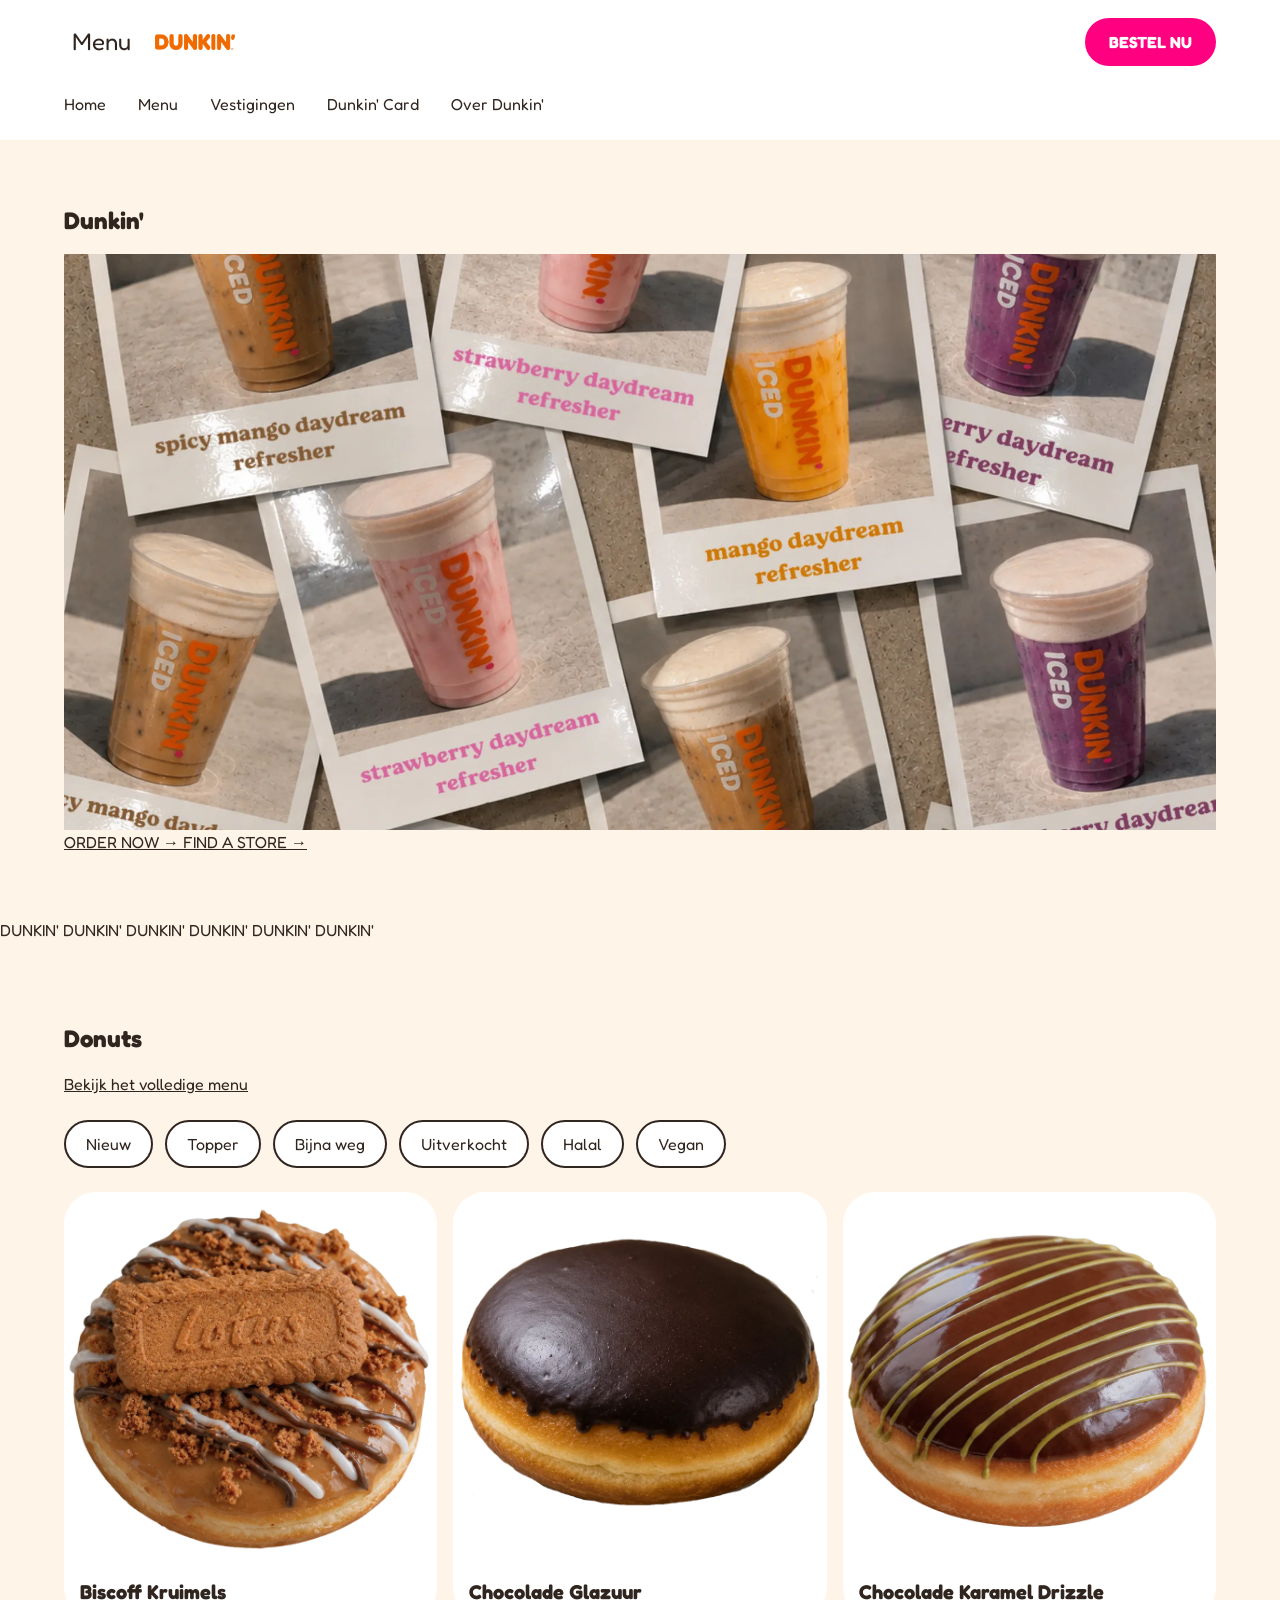
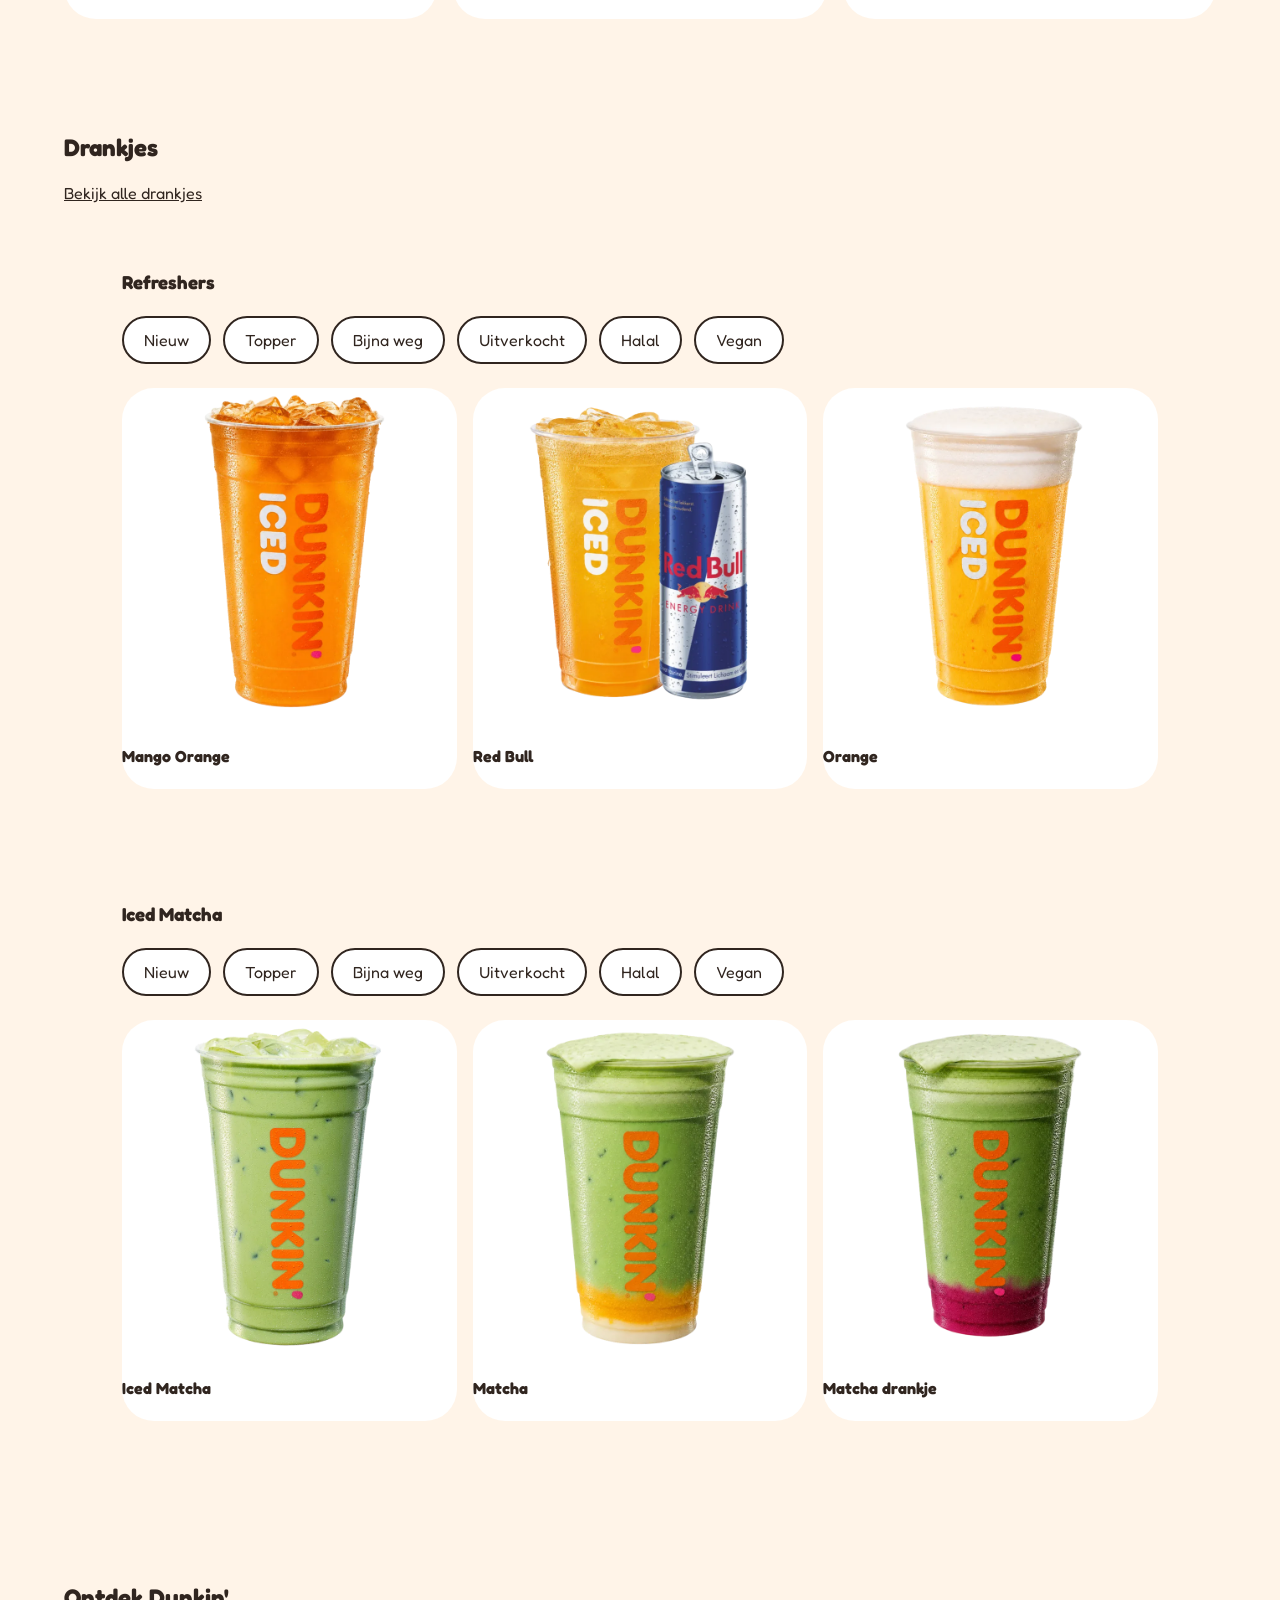
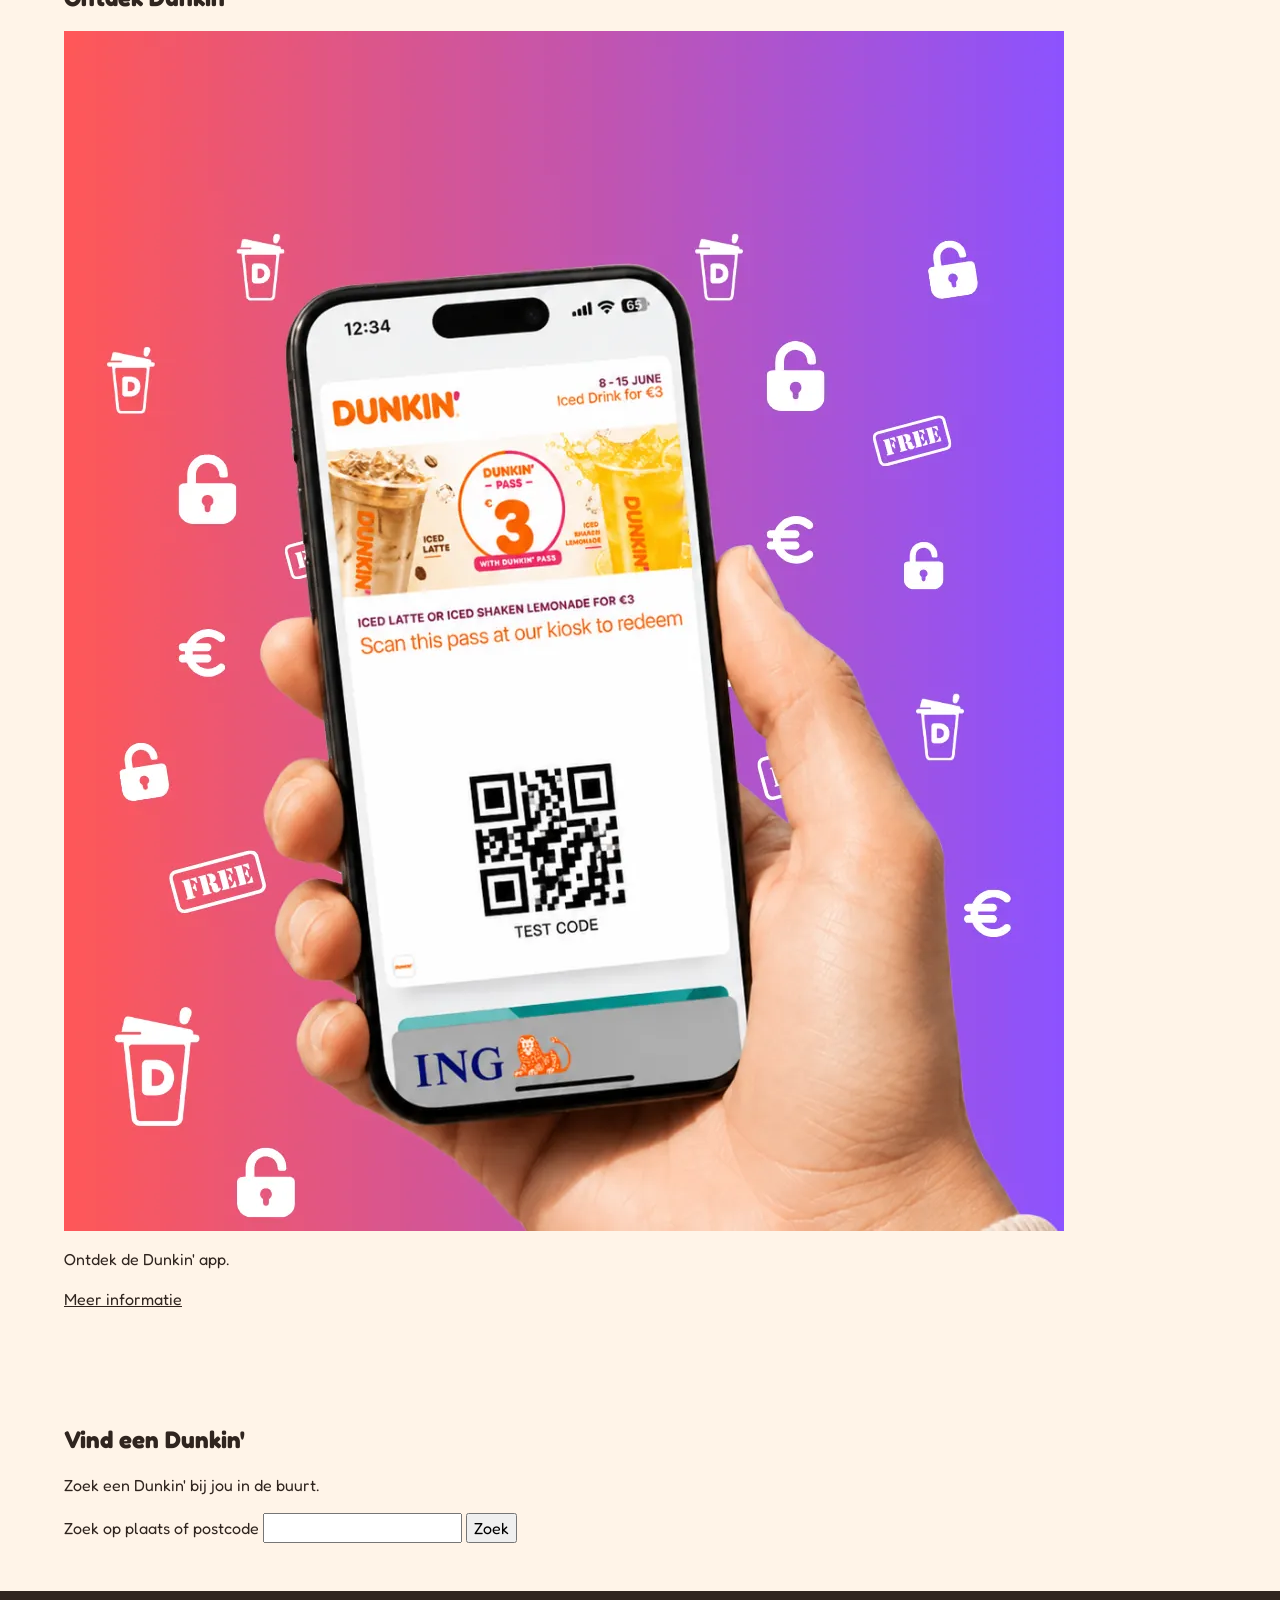
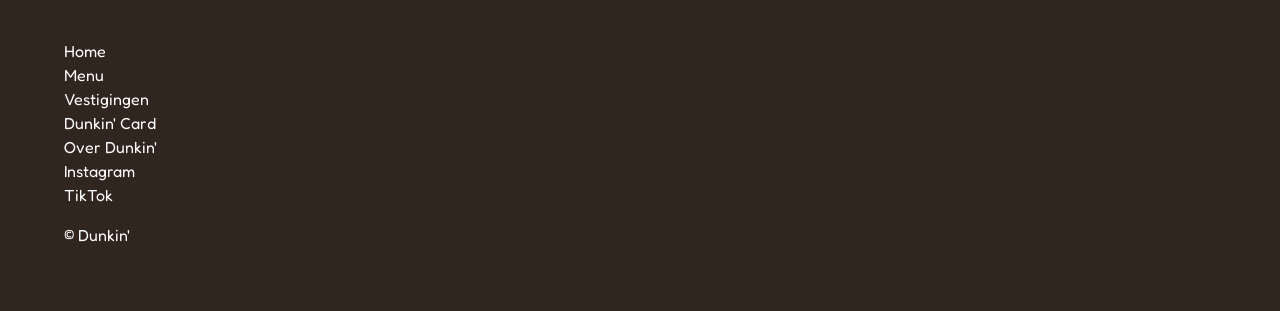
<file: index.html>
<!DOCTYPE html>
<html lang="nl">

<head>
    <meta charset="UTF-8">
    <meta name="viewport" content="width=device-width, initial-scale=1.0">

    <title>Dunkin'</title>

    <link href="styles/style.css" rel="stylesheet">
    <link rel="icon" type="image/svg+xml" href="images/index_images/logos/dunkin_logo_klein.png">
</head>

<body>

    <header>

        <nav>

            <button type="button">
                Menu
            </button>

            <a href="index.html">
                <img
                    src="images/index_images/logos/dunkin_logo_oranje_volledig.png"
                    alt="Dunkin'">
            </a>

            <a href="#">
                BESTEL NU
            </a>

            <ul>
                <li>
                    <a href="index.html">Home</a>
                </li>

                <li>
                    <a href="menu.html">Menu</a>
                </li>

                <li>
                    <a href="#">Vestigingen</a>
                </li>

                <li>
                    <a href="#">Dunkin' Card</a>
                </li>

                <li>
                    <a href="#">Over Dunkin'</a>
                </li>
            </ul>

        </nav>


        <section>

            <h1>Dunkin'</h1>

            <img
                src="images/index_images/achtergronden_en_promotie/hero_dranken_campagne.png"
                alt="Dunkin' drankjes">

            <a href="#">
                ORDER NOW →
            </a>

            <a href="#">
                FIND A STORE →
            </a>

        </section>

    </header>


    <main>

        <p>
            DUNKIN' DUNKIN' DUNKIN' DUNKIN' DUNKIN' DUNKIN'
        </p>


        <section>

            <header>

                <h2>Donuts</h2>

                <a href="menu.html">
                    Bekijk het volledige menu
                </a>

            </header>


            <ul class="filters">

                <li>
                    <button type="button">Nieuw</button>
                </li>

                <li>
                    <button type="button">Topper</button>
                </li>

                <li>
                    <button type="button">Bijna weg</button>
                </li>

                <li>
                    <button type="button">Uitverkocht</button>
                </li>

                <li>
                    <button type="button">Halal</button>
                </li>

                <li>
                    <button type="button">Vegan</button>
                </li>

            </ul>


            <ul class="carousel">

                <li>
                    <article>

                        <img
                            src="images/index_images/product_fotos/donut_biscoff_kruimels.webp"
                            alt="Biscoff kruimels donut">

                        <h3>Biscoff Kruimels</h3>

                    </article>
                </li>


                <li>
                    <article>

                        <img
                            src="images/index_images/product_fotos/donut_chocolade_glazuur.webp"
                            alt="Chocolade glazuur donut">

                        <h3>Chocolade Glazuur</h3>

                    </article>
                </li>


                <li>
                    <article>

                        <img
                            src="images/index_images/product_fotos/donut_chocolade_karamel_drizzle.webp"
                            alt="Chocolade karamel drizzle donut">

                        <h3>Chocolade Karamel Drizzle</h3>

                    </article>
                </li>


                <li>
                    <article>

                        <img
                            src="images/index_images/product_fotos/donut_chocolade_kruimels.webp"
                            alt="Chocolade kruimels donut">

                        <h3>Chocolade Kruimels</h3>

                    </article>
                </li>


                <li>
                    <article>

                        <img
                            src="images/index_images/product_fotos/donut_chocolade_pinda.webp"
                            alt="Chocolade pinda donut">

                        <h3>Chocolade Pinda</h3>

                    </article>
                </li>


                <li>
                    <article>

                        <img
                            src="images/index_images/product_fotos/donut_chocolade_pistache.webp"
                            alt="Chocolade pistache donut">

                        <h3>Chocolade Pistache</h3>

                    </article>
                </li>

            </ul>

        </section>


        <section>

            <header>

                <h2>Drankjes</h2>

                <a href="menu.html">
                    Bekijk alle drankjes
                </a>

            </header>


            <section>

                <h3>Refreshers</h3>


                <ul class="filters">

                    <li>
                        <button type="button">Nieuw</button>
                    </li>

                    <li>
                        <button type="button">Topper</button>
                    </li>

                    <li>
                        <button type="button">Bijna weg</button>
                    </li>

                    <li>
                        <button type="button">Uitverkocht</button>
                    </li>

                    <li>
                        <button type="button">Halal</button>
                    </li>

                    <li>
                        <button type="button">Vegan</button>
                    </li>

                </ul>


                <ul class="carousel">

                    <li>
                        <article>

                            <img
                                src="images/index_images/product_fotos/iced_drank_mango_oranje.webp"
                                alt="Mango Orange drankje">

                            <h4>Mango Orange</h4>

                        </article>
                    </li>


                    <li>
                        <article>

                            <img
                                src="images/index_images/product_fotos/iced_drank_met_red_bull.webp"
                                alt="Red Bull drankje">

                            <h4>Red Bull</h4>

                        </article>
                    </li>


                    <li>
                        <article>

                            <img
                                src="images/index_images/product_fotos/iced_drank_oranje.webp"
                                alt="Orange drankje">

                            <h4>Orange</h4>

                        </article>
                    </li>

                </ul>

            </section>


            <section>

                <h3>Iced Matcha</h3>


                <ul class="filters">

                    <li>
                        <button type="button">Nieuw</button>
                    </li>

                    <li>
                        <button type="button">Topper</button>
                    </li>

                    <li>
                        <button type="button">Bijna weg</button>
                    </li>

                    <li>
                        <button type="button">Uitverkocht</button>
                    </li>

                    <li>
                        <button type="button">Halal</button>
                    </li>

                    <li>
                        <button type="button">Vegan</button>
                    </li>

                </ul>


                <ul class="carousel">

                    <li>
                        <article>

                            <img
                                src="images/index_images/product_fotos/iced_matcha.webp"
                                alt="Iced Matcha">

                            <h4>Iced Matcha</h4>

                        </article>
                    </li>


                    <li>
                        <article>

                            <img
                                src="images/index_images/product_fotos/iced_matcha_2.webp"
                                alt="Iced Matcha">

                            <h4>Matcha</h4>

                        </article>
                    </li>


                    <li>
                        <article>

                            <img
                                src="images/index_images/product_fotos/iced_matcha_3.webp"
                                alt="Iced Matcha">

                            <h4>Matcha drankje</h4>

                        </article>
                    </li>

                </ul>

            </section>

        </section>


        <section>

            <h2>Ontdek Dunkin'</h2>

            <img
                src="images/index_images/achtergronden_en_promotie/dunkin_app_promotie.png"
                alt="Dunkin' app">

            <p>
                Ontdek de Dunkin' app.
            </p>

            <a href="#">
                Meer informatie
            </a>

        </section>


        <section>

            <h2>Vind een Dunkin'</h2>

            <p>
                Zoek een Dunkin' bij jou in de buurt.
            </p>

            <form>

                <label for="locatie">
                    Zoek op plaats of postcode
                </label>

                <input
                    type="search"
                    id="locatie"
                    name="locatie">

                <button type="submit">
                    Zoek
                </button>

            </form>

        </section>

    </main>


    <footer>

        <nav>

            <ul>

                <li>
                    <a href="index.html">Home</a>
                </li>

                <li>
                    <a href="menu.html">Menu</a>
                </li>

                <li>
                    <a href="#">Vestigingen</a>
                </li>

                <li>
                    <a href="#">Dunkin' Card</a>
                </li>

                <li>
                    <a href="#">Over Dunkin'</a>
                </li>

            </ul>

        </nav>


        <nav>

            <ul>

                <li>
                    <a href="#">Instagram</a>
                </li>

                <li>
                    <a href="#">TikTok</a>
                </li>

            </ul>

        </nav>


        <p>
            &copy; Dunkin'
        </p>

    </footer>

</body>

</html>
</file>
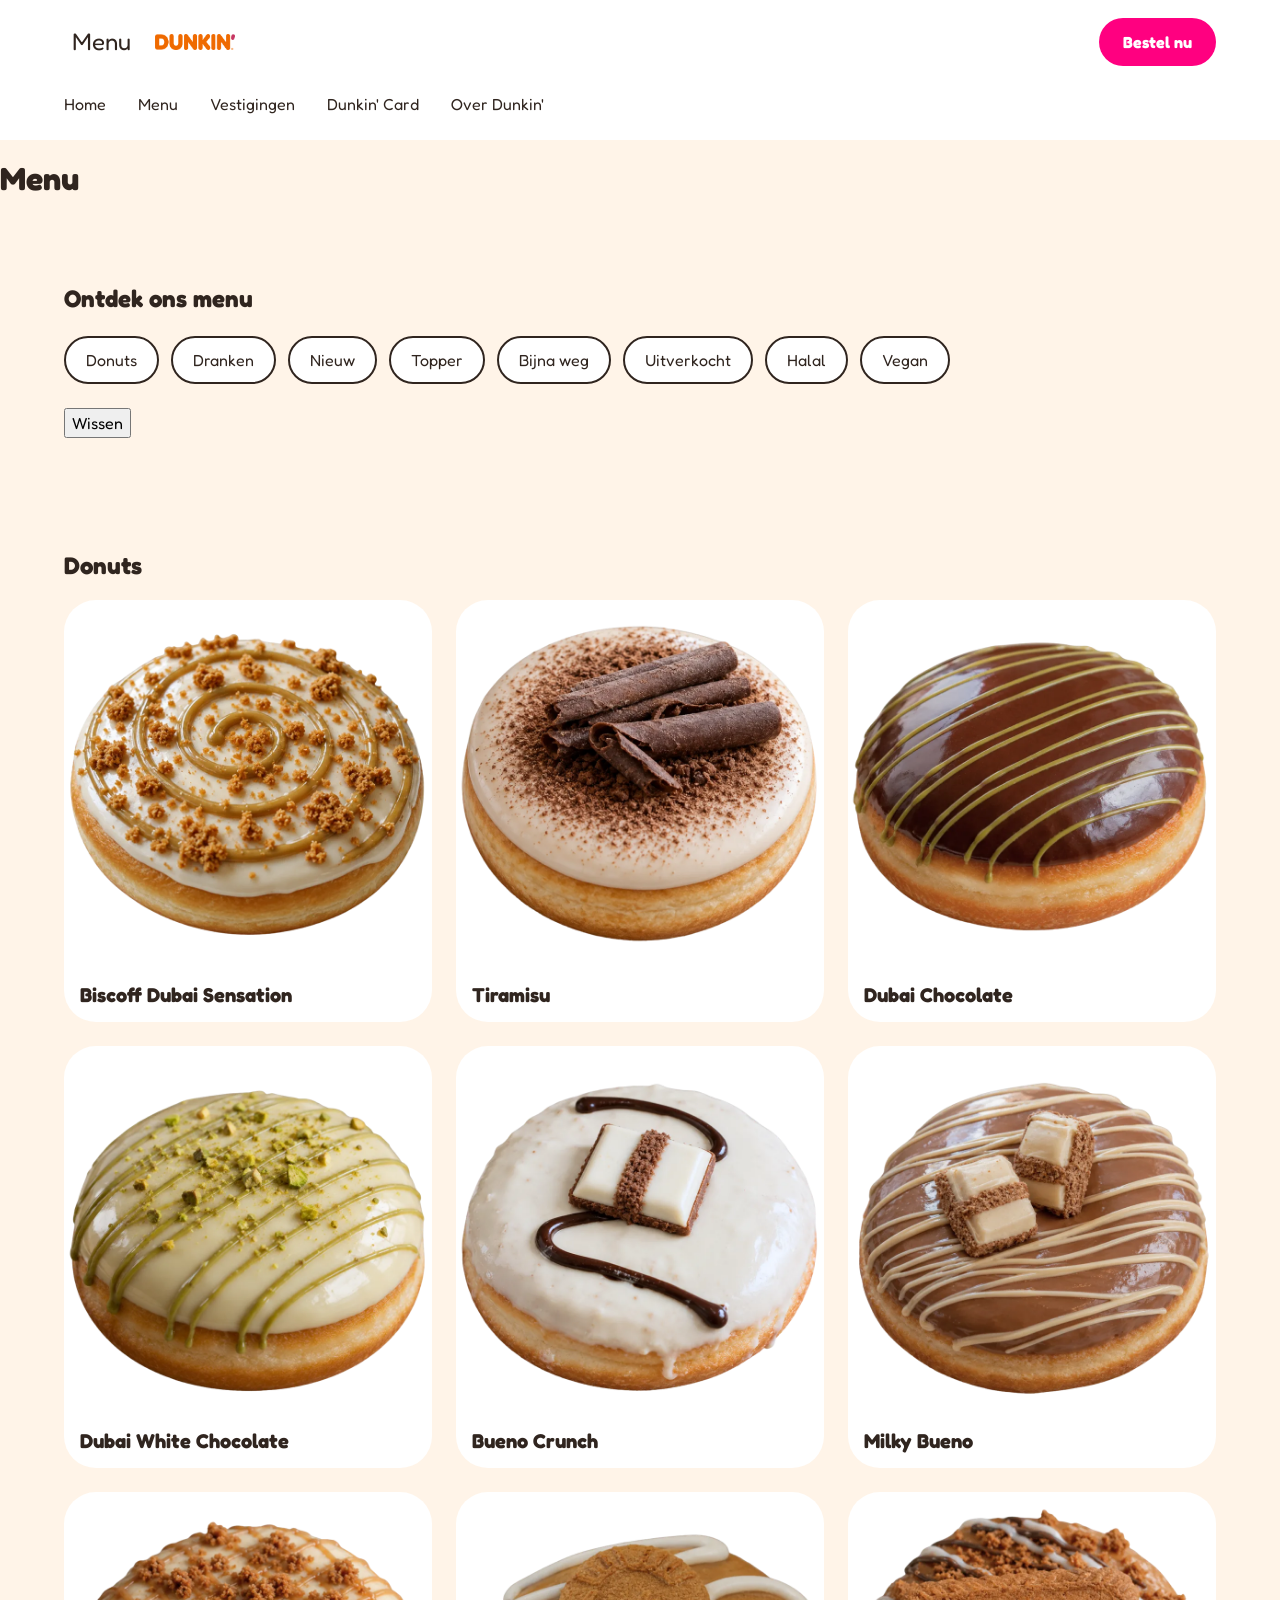
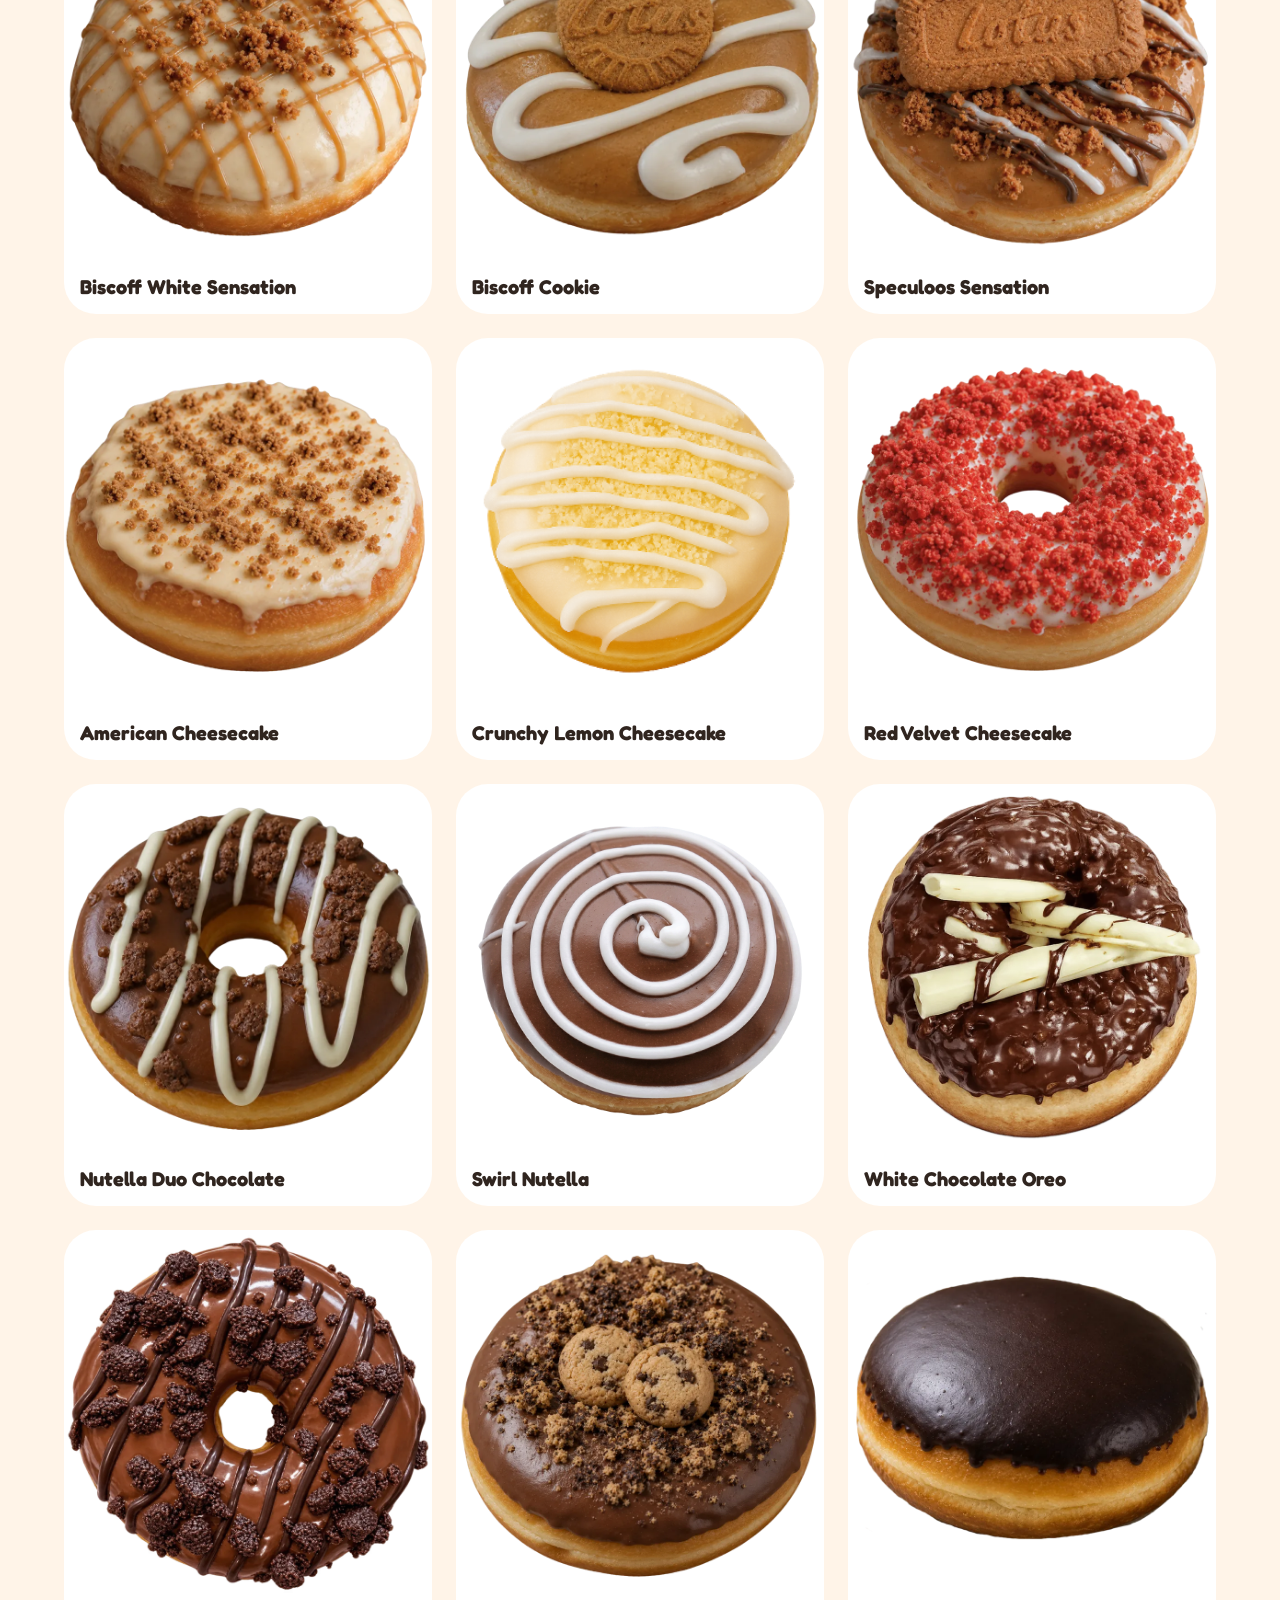
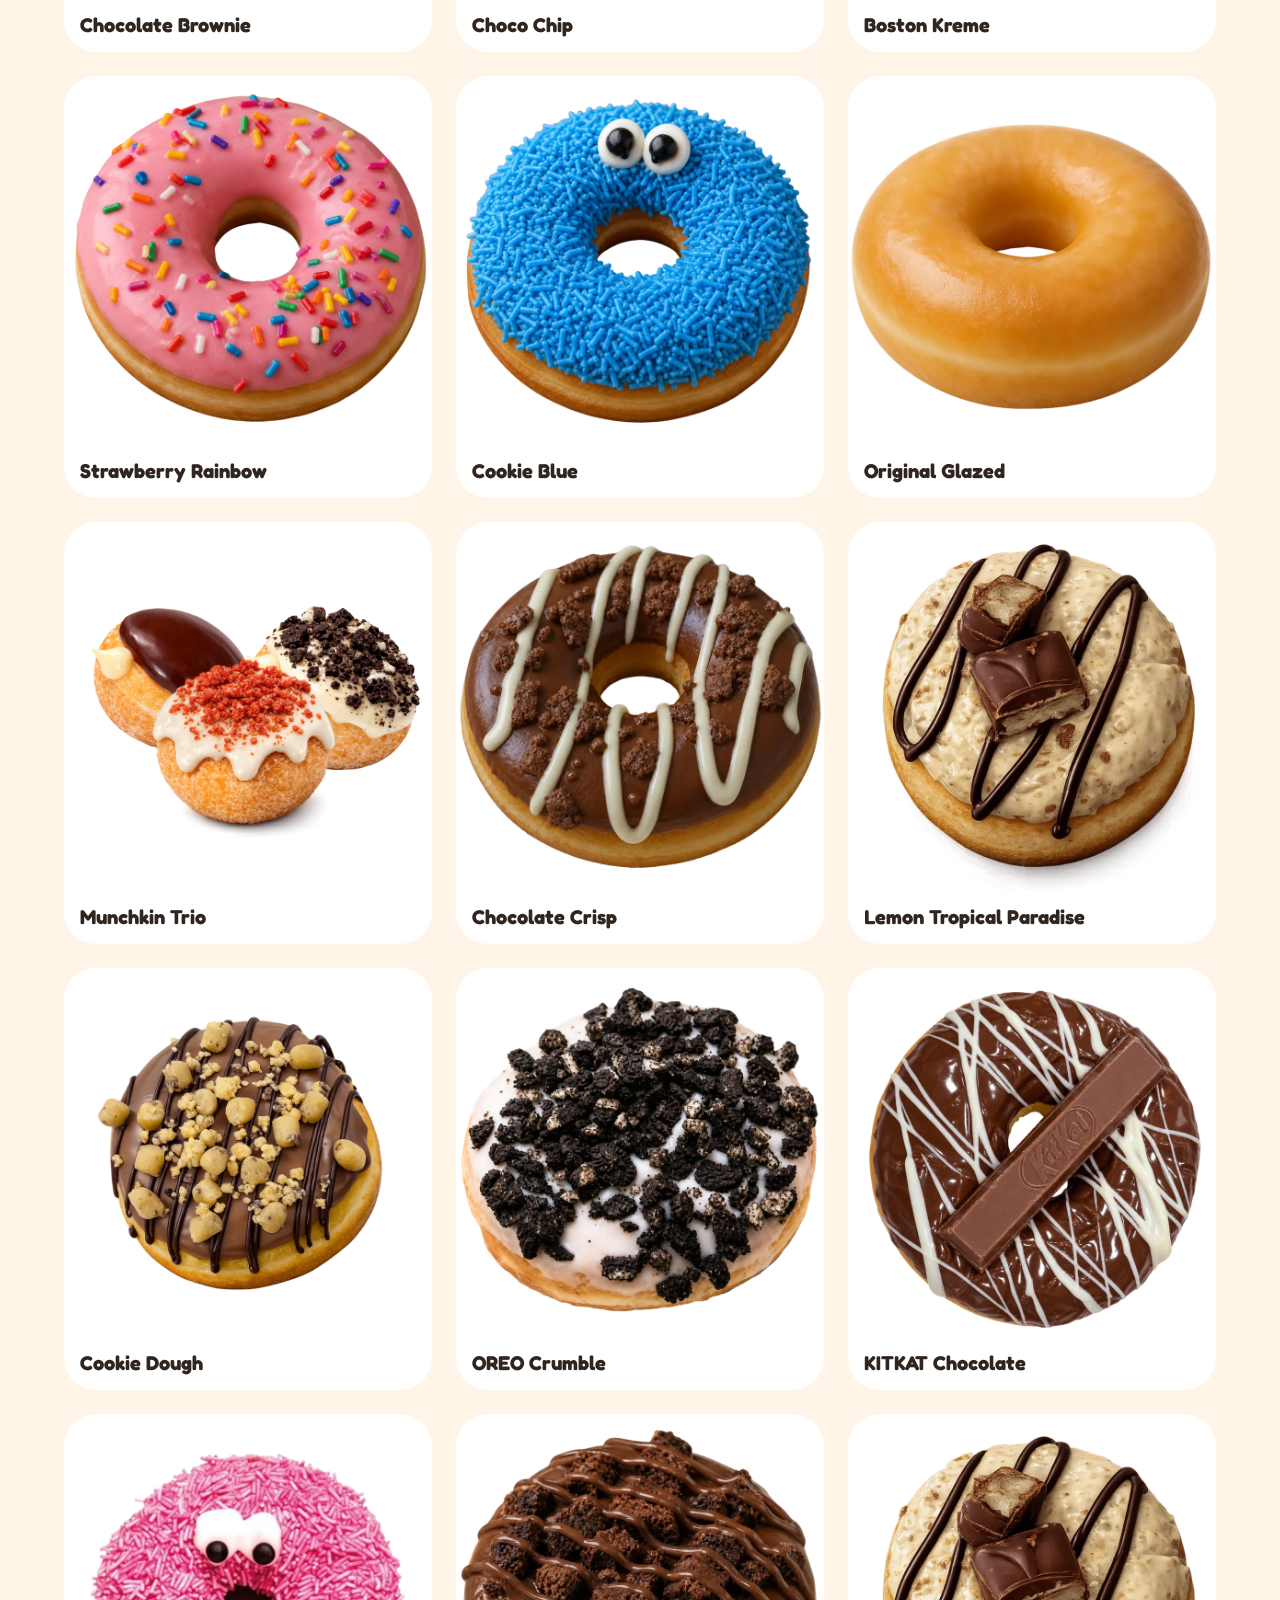
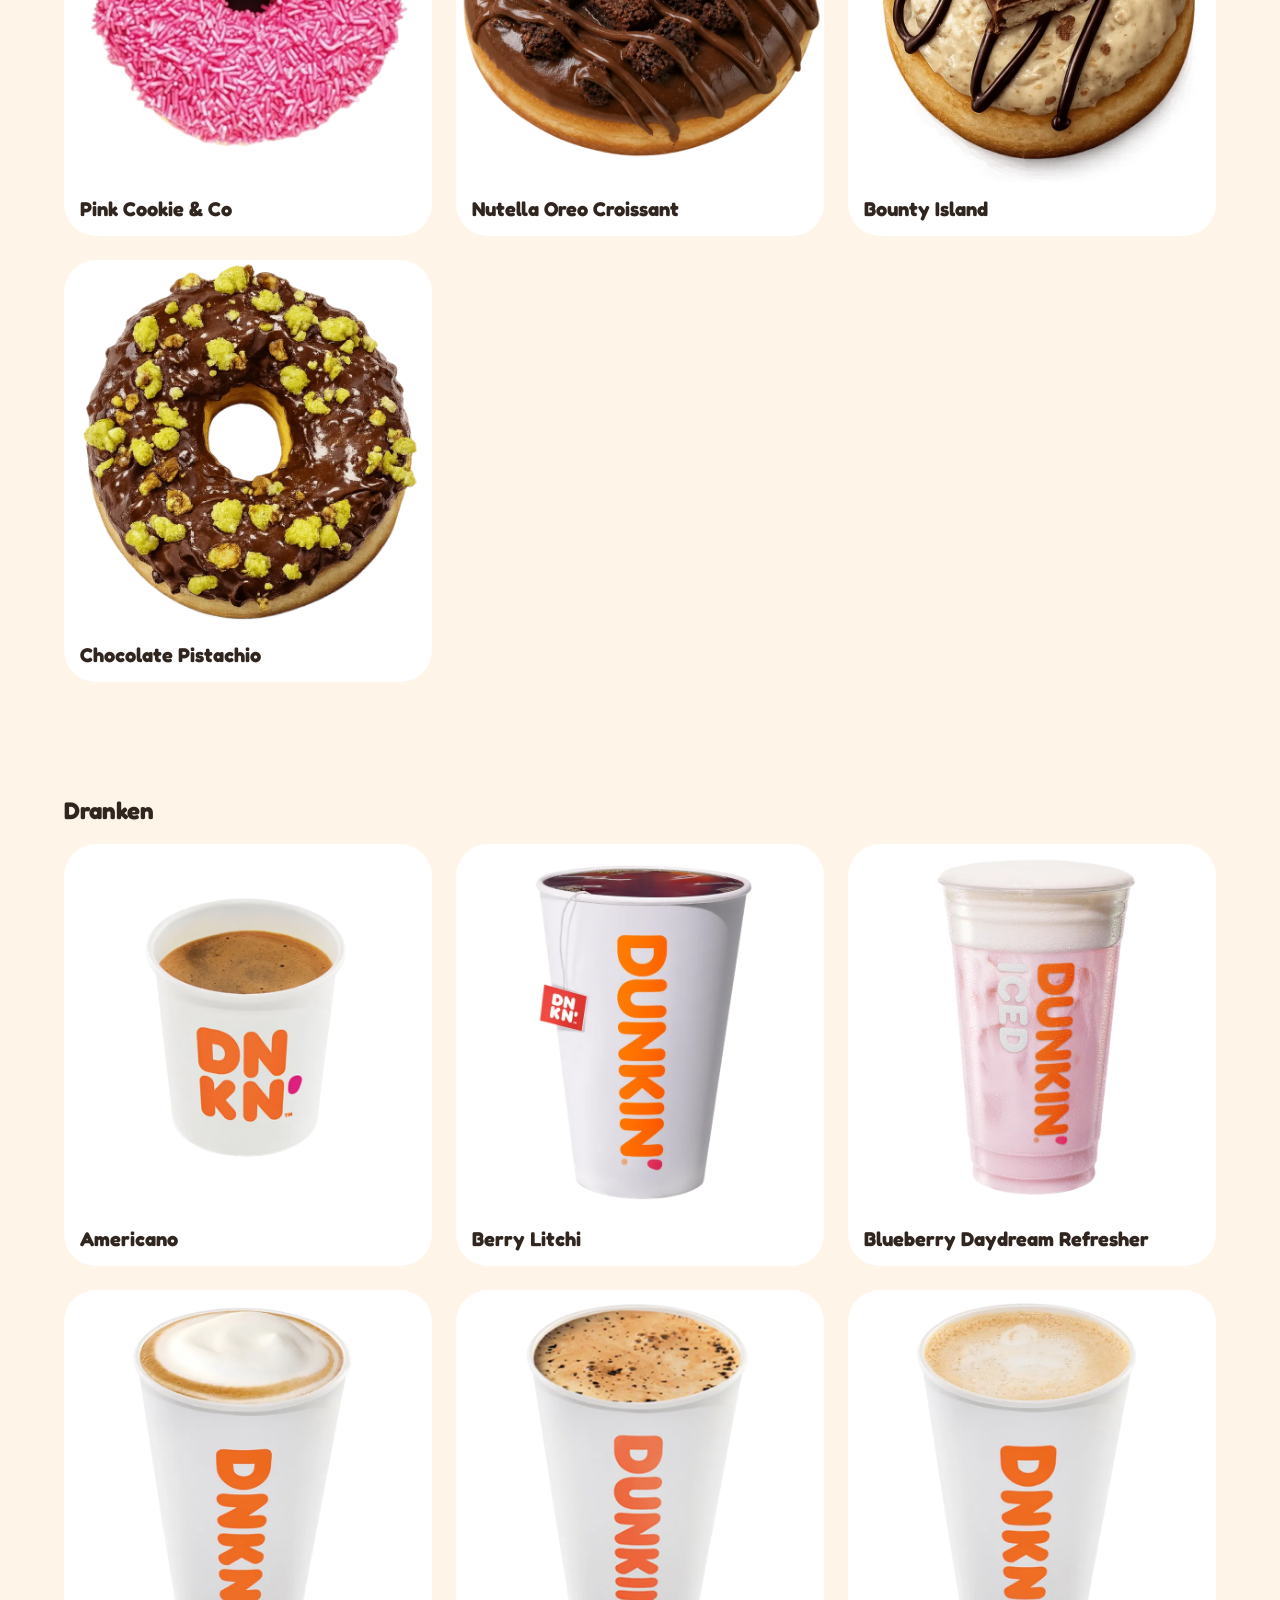
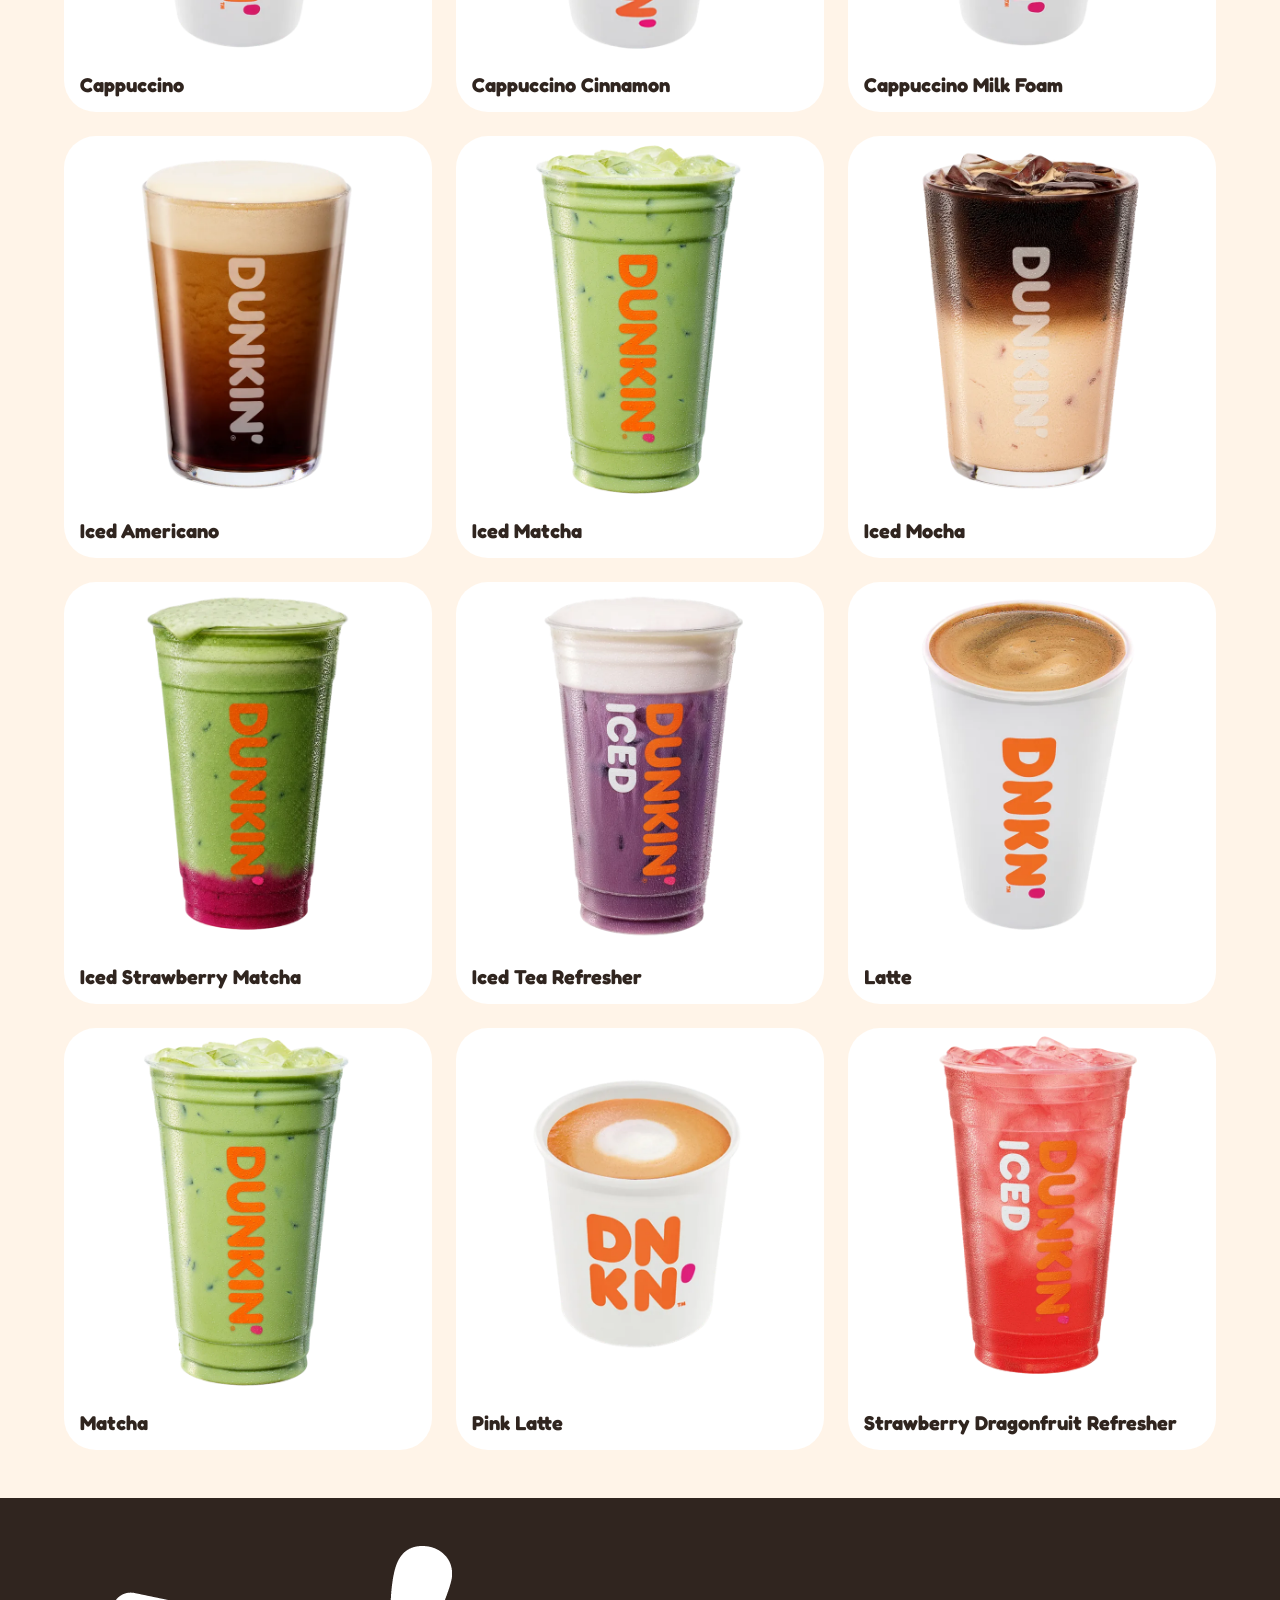
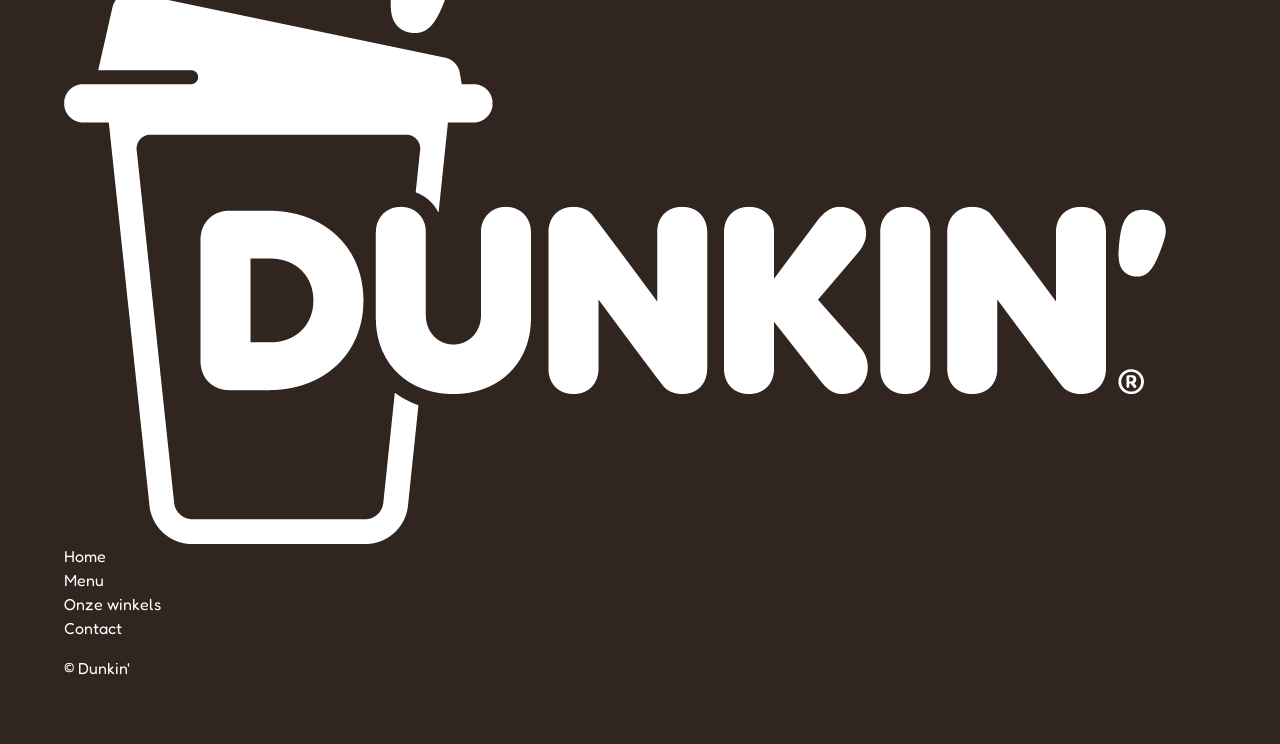
<file: menu.html>
<!DOCTYPE html>
<html lang="nl">

<head>
    <meta charset="UTF-8">
    <meta name="viewport" content="width=device-width, initial-scale=1.0">

    <title>Dunkin' menu</title>

    <link href="styles/style.css" rel="stylesheet">
    <link rel="icon" type="image/svg+xml" href="images/index_images/logos/dunkin_logo_klein.png">
</head>

<body>

    <header>

        <nav>

            <button type="button">
                Menu
            </button>

            <a href="index.html">
                <img
                    src="images/index_images/logos/dunkin_logo_oranje.png"
                    alt="Dunkin' home">
            </a>

            <a href="#">
                Bestel nu
            </a>

            <ul>

                <li>
                    <a href="index.html">Home</a>
                </li>

                <li>
                    <a href="menu.html">Menu</a>
                </li>

                <li>
                    <a href="#">Vestigingen</a>
                </li>

                <li>
                    <a href="#">Dunkin' Card</a>
                </li>

                <li>
                    <a href="#">Over Dunkin'</a>
                </li>

            </ul>

        </nav>

    </header>


    <main>

        <h1>Menu</h1>


        <section>

            <h2>Ontdek ons menu</h2>

            <ul class="filters">

                <li>
                    <button type="button">Donuts</button>
                </li>

                <li>
                    <button type="button">Dranken</button>
                </li>

                <li>
                    <button type="button">Nieuw</button>
                </li>

                <li>
                    <button type="button">Topper</button>
                </li>

                <li>
                    <button type="button">Bijna weg</button>
                </li>

                <li>
                    <button type="button">Uitverkocht</button>
                </li>

                <li>
                    <button type="button">Halal</button>
                </li>

                <li>
                    <button type="button">Vegan</button>
                </li>

            </ul>

            <button type="button">
                Wissen
            </button>

        </section>


        <section>

            <h2>Donuts</h2>

            <ul class="products">

                <li>
                    <article>

                        <img
                            src="images/menu_images/speculoos_sensation.webp"
                            alt="Biscoff Dubai Sensation">

                        <h3>Biscoff Dubai Sensation</h3>

                    </article>
                </li>


                <li>
                    <article>

                        <img
                            src="images/menu_images/tiramisu_2.webp"
                            alt="Tiramisu">

                        <h3>Tiramisu</h3>

                    </article>
                </li>


                <li>
                    <article>

                        <img
                            src="images/menu_images/nutella_duo_chocolate.webp"
                            alt="Dubai Chocolate">

                        <h3>Dubai Chocolate</h3>

                    </article>
                </li>


                <li>
                    <article>

                        <img
                            src="images/menu_images/white_chocolate_pistachio.webp"
                            alt="Dubai White Chocolate">

                        <h3>Dubai White Chocolate</h3>

                    </article>
                </li>


                <li>
                    <article>

                        <img
                            src="images/menu_images/dubai_white_chocolate.webp"
                            alt="Bueno Crunch">

                        <h3>Bueno Crunch</h3>

                    </article>
                </li>


                <li>
                    <article>

                        <img
                            src="images/menu_images/biscoff_dubai_sensation.webp"
                            alt="Milky Bueno">

                        <h3>Milky Bueno</h3>

                    </article>
                </li>


                <li>
                    <article>

                        <img
                            src="images/index_images/product_fotos/donut_wit_glazuur_karamel.webp"
                            alt="Biscoff White Sensation">

                        <h3>Biscoff White Sensation</h3>

                    </article>
                </li>


                <li>
                    <article>

                        <img
                            src="images/menu_images/biscoff_cookie.webp"
                            alt="Biscoff Cookie">

                        <h3>Biscoff Cookie</h3>

                    </article>
                </li>


                <li>
                    <article>

                        <img
                            src="images/menu_images/biscoff_cookie_2.webp"
                            alt="Speculoos Sensation">

                        <h3>Speculoos Sensation</h3>

                    </article>
                </li>


                <li>
                    <article>

                        <img
                            src="images/menu_images/cookie_dough_2.webp"
                            alt="American Cheesecake">

                        <h3>American Cheesecake</h3>

                    </article>
                </li>


                <li>
                    <article>

                        <img
                            src="images/menu_images/crunchy_lemon_cheesecake.png"
                            alt="Crunchy Lemon Cheesecake">

                        <h3>Crunchy Lemon Cheesecake</h3>

                    </article>
                </li>


                <li>
                    <article>

                        <img
                            src="images/menu_images/red_velvet_cheesecake.webp"
                            alt="Red Velvet Cheesecake">

                        <h3>Red Velvet Cheesecake</h3>

                    </article>
                </li>


                <li>
                    <article>

                        <img
                            src="images/index_images/product_fotos/donut_chocolade_witte_drizzle.webp"
                            alt="Nutella Duo Chocolate">

                        <h3>Nutella Duo Chocolate</h3>

                    </article>
                </li>


                <li>
                    <article>

                        <img
                            src="images/menu_images/swirl_nutella.png"
                            alt="Swirl Nutella">

                        <h3>Swirl Nutella</h3>

                    </article>
                </li>


                <li>
                    <article>

                        <img
                            src="images/menu_images/white_chocolate_oreo.webp"
                            alt="White Chocolate Oreo">

                        <h3>White Chocolate Oreo</h3>

                    </article>
                </li>


                <li>
                    <article>

                        <img
                            src="images/menu_images/chocolate_brownie.webp"
                            alt="Chocolate Brownie">

                        <h3>Chocolate Brownie</h3>

                    </article>
                </li>


                <li>
                    <article>

                        <img
                            src="images/menu_images/oreo_crumble.webp"
                            alt="Choco Chip">

                        <h3>Choco Chip</h3>

                    </article>
                </li>


                <li>
                    <article>

                        <img
                            src="images/menu_images/boston_kreme.webp"
                            alt="Boston Kreme">

                        <h3>Boston Kreme</h3>

                    </article>
                </li>


                <li>
                    <article>

                        <img
                            src="images/menu_images/strawberry_rainbow.webp"
                            alt="Strawberry Rainbow">

                        <h3>Strawberry Rainbow</h3>

                    </article>
                </li>


                <li>
                    <article>

                        <img
                            src="images/menu_images/cookie_blue.webp"
                            alt="Cookie Blue">

                        <h3>Cookie Blue</h3>

                    </article>
                </li>


                <li>
                    <article>

                        <img
                            src="images/menu_images/original_glazed.webp"
                            alt="Original Glazed">

                        <h3>Original Glazed</h3>

                    </article>
                </li>


                <li>
                    <article>

                        <img
                            src="images/menu_images/munchkins.png"
                            alt="Munchkin Trio">

                        <h3>Munchkin Trio</h3>

                    </article>
                </li>


                <li>
                    <article>

                        <img
                            src="images/menu_images/chocolate_crisp.webp"
                            alt="Chocolate Crisp">

                        <h3>Chocolate Crisp</h3>

                    </article>
                </li>


                <li>
                    <article>

                        <img
                            src="images/menu_images/lemon_tropical_paradise.webp"
                            alt="Lemon Tropical Paradise">

                        <h3>Lemon Tropical Paradise</h3>

                    </article>
                </li>


                <li>
                    <article>

                        <img
                            src="images/index_images/product_fotos/donut_chocolade_pinda.webp"
                            alt="Cookie Dough">

                        <h3>Cookie Dough</h3>

                    </article>
                </li>


                <li>
                    <article>

                        <img
                            src="images/menu_images/oreo_crumble_2.webp"
                            alt="OREO Crumble">

                        <h3>OREO Crumble</h3>

                    </article>
                </li>


                <li>
                    <article>

                        <img
                            src="images/menu_images/kitkat_chocolate.webp"
                            alt="KITKAT Chocolate">

                        <h3>KITKAT Chocolate</h3>

                    </article>
                </li>


                <li>
                    <article>

                        <img
                            src="images/menu_images/pink_cookie_and_co.webp"
                            alt="Pink Cookie &amp; Co">

                        <h3>Pink Cookie &amp; Co</h3>

                    </article>
                </li>


                <li>
                    <article>

                        <img
                            src="images/menu_images/cookie_dough.webp"
                            alt="Nutella Oreo Croissant">

                        <h3>Nutella Oreo Croissant</h3>

                    </article>
                </li>


                <li>
                    <article>

                        <img
                            src="images/menu_images/lemon_tropical_paradise.webp"
                            alt="Bounty Island">

                        <h3>Bounty Island</h3>

                    </article>
                </li>


                <li>
                    <article>

                        <img
                            src="images/menu_images/chocolate_pistachio_2.webp"
                            alt="Chocolate Pistachio">

                        <h3>Chocolate Pistachio</h3>

                    </article>
                </li>

            </ul>

        </section>


        <section>

            <h2>Dranken</h2>

            <ul class="products">

                <li>
                    <article>

                        <img
                            src="images/menu_images/americano.webp"
                            alt="Americano">

                        <h3>Americano</h3>

                    </article>
                </li>


                <li>
                    <article>

                        <img
                            src="images/menu_images/berry_litchi.webp"
                            alt="Berry Litchi">

                        <h3>Berry Litchi</h3>

                    </article>
                </li>


                <li>
                    <article>

                        <img
                            src="images/menu_images/blueberry_daydream_refresher.webp"
                            alt="Blueberry Daydream Refresher">

                        <h3>Blueberry Daydream Refresher</h3>

                    </article>
                </li>


                <li>
                    <article>

                        <img
                            src="images/menu_images/cappuccino.webp"
                            alt="Cappuccino">

                        <h3>Cappuccino</h3>

                    </article>
                </li>


                <li>
                    <article>

                        <img
                            src="images/menu_images/cappuccino_cinnamon.webp"
                            alt="Cappuccino Cinnamon">

                        <h3>Cappuccino Cinnamon</h3>

                    </article>
                </li>


                <li>
                    <article>

                        <img
                            src="images/menu_images/cappuccino_milk_foam.webp"
                            alt="Cappuccino met melkschuim">

                        <h3>Cappuccino Milk Foam</h3>

                    </article>
                </li>


                <li>
                    <article>

                        <img
                            src="images/menu_images/iced_americano.webp"
                            alt="Iced Americano">

                        <h3>Iced Americano</h3>

                    </article>
                </li>


                <li>
                    <article>

                        <img
                            src="images/menu_images/matcha.webp"
                            alt="Iced Matcha">

                        <h3>Iced Matcha</h3>

                    </article>
                </li>


                <li>
                    <article>

                        <img
                            src="images/menu_images/iced_mocha_2.webp"
                            alt="Iced Mocha">

                        <h3>Iced Mocha</h3>

                    </article>
                </li>


                <li>
                    <article>

                        <img
                            src="images/menu_images/iced_strawberry_matcha_2.webp"
                            alt="Iced Strawberry Matcha">

                        <h3>Iced Strawberry Matcha</h3>

                    </article>
                </li>


                <li>
                    <article>

                        <img
                            src="images/menu_images/iced_tea_refresher.webp"
                            alt="Iced Tea Refresher">

                        <h3>Iced Tea Refresher</h3>

                    </article>
                </li>


                <li>
                    <article>

                        <img
                            src="images/menu_images/latte.webp"
                            alt="Latte">

                        <h3>Latte</h3>

                    </article>
                </li>


                <li>
                    <article>

                        <img
                            src="images/menu_images/matcha.webp"
                            alt="Matcha">

                        <h3>Matcha</h3>

                    </article>
                </li>


                <li>
                    <article>

                        <img
                            src="images/menu_images/pink_latte.webp"
                            alt="Pink Latte">

                        <h3>Pink Latte</h3>

                    </article>
                </li>


                <li>
                    <article>

                        <img
                            src="images/menu_images/strawberry_dragonfruit_refresher.webp"
                            alt="Strawberry Dragonfruit Refresher">

                        <h3>Strawberry Dragonfruit Refresher</h3>

                    </article>
                </li>

            </ul>

        </section>

    </main>


    <footer>

        <a href="index.html">

            <img
                src="images/index_images/logos/dunkin_logo_wit.png"
                alt="Dunkin'">

        </a>


        <nav>

            <ul>

                <li>
                    <a href="index.html">Home</a>
                </li>

                <li>
                    <a href="menu.html">Menu</a>
                </li>

                <li>
                    <a href="#">Onze winkels</a>
                </li>

                <li>
                    <a href="#">Contact</a>
                </li>

            </ul>

        </nav>


        <p>
            &copy; Dunkin'
        </p>

    </footer>

</body>

</html>
</file>
<file: styles/style.css>
/*********/
/* FONTS */
/*********/

@font-face {
    font-family: 'Fredoka';
    src: url('../fonts/fredoka/fredoka-latin-400-normal.woff2') format('woff2');
    font-weight: 400;
    font-style: normal;
    font-display: fallback;
}

@font-face {
    font-family: 'Fredoka';
    src: url('../fonts/fredoka/fredoka-latin-700-normal.woff2') format('woff2');
    font-weight: 700;
    font-style: normal;
    font-display: fallback;
}


/**************/
/* CSS REMEDY */
/**************/

*, *::after, *::before {
    box-sizing: border-box;
}

html {
    line-height: 1.5;
}

body {
    margin: 0;
}

img {
    display: block;
    max-width: 100%;
}

button, input {
    font: inherit;
}


/*********************/
/* CUSTOM PROPERTIES */
/*********************/

:root {
    --color-pink: #ff0080;
    --color-orange: #f58220;
    --color-brown: #30251f;
    --color-cream: #fff4e8;
    --color-white: #ffffff;
}


/********************/
/* ALGEMENE STYLING */
/********************/

body {
    font-family: 'Fredoka', sans-serif;
    color: var(--color-brown);
    background-color: var(--color-cream);
}

header,main, footer {
    width: 100%;
    min-width: 0;
}

main {
    background-color: var(--color-cream);
}

section {
    min-width: 0;
    padding: 3rem 5%;
}

h1, h2, h3 {
    font-weight: 700;
    line-height: 1.1;
}

a {
    color: var(--color-brown);
}

button {
    cursor: pointer;
}



/* NAVIGATIE */
header nav {
    display: grid;
    grid-template-columns: auto minmax(0, 1fr) auto;
    align-items: center;
    gap: 1rem;

    padding: 1rem 5%;

    background-color: var(--color-white);
    min-width: 0;
}

header nav img {
    width: 5rem;
    height: auto;
}

header nav button {
    padding: .5rem;

    border: 0;
    background-color: transparent;

    color: var(--color-brown);
    font-size: 1.5rem;
}

header nav ul {
    grid-column: 1 / -1;

    display: flex;
    gap: 2rem;

    padding: 0;
    margin: 0;

    list-style: none;
    min-width: 0;
}

header nav li a {
    display: block;

    padding: .5rem 0;

    color: var(--color-brown);
    text-decoration: none;
}

header nav > a:last-of-type {
    padding: .75rem 1.5rem;

    border-radius: 2rem;

    background-color: var(--color-pink);
    color: var(--color-white);

    font-weight: bold;
    text-decoration: none;
}



/* PRODUCTEN */
.products {
    display: grid;
    grid-template-columns: repeat(3, minmax(0, 1fr));
    gap: 1.5rem;

    padding: 0;
    margin: 0;

    list-style: none;
}

.products li {
    min-width: 0;
}



/* PRODUCT KAARTEN */
article {
    min-width: 0;

    overflow: hidden;

    border-radius: 2rem;
    background-color: var(--color-white);
}

article img {
    display: block;

    width: 100%;
    max-width: 100%;

    aspect-ratio: 1 / 1;
    object-fit: contain;
}

article h3 {
    margin: 0;
    padding: 1rem;

    font-size: 1.25rem;
}



/* FILTERS */
.filters {
    display: flex;
    flex-wrap: wrap;
    gap: .75rem;

    padding: 0;
    margin: 1.5rem 0;

    list-style: none;
}

.filters button {
    padding: .6rem 1.25rem;

    border: 2px solid var(--color-brown);
    border-radius: 2rem;

    background-color: var(--color-white);
    color: var(--color-brown);
}



/* FOOTER */
footer {
    padding: 3rem 5%;

    background-color: var(--color-brown);
    color: var(--color-white);
}

footer a {
    color: var(--color-white);
    text-decoration: none;
}

footer ul {
    padding: 0;
    margin: 0;

    list-style: none;
}




/****************/
/* INDEX PAGINA */
/****************/

/* CAROUSEL */
.carousel {
    display: grid;
    grid-auto-flow: column;
    grid-auto-columns: calc((100% - 2rem) / 3);
    gap: 1rem;

    padding: 0;
    margin: 0;

    overflow-x: auto;

    list-style: none;
}

.carousel li {
    min-width: 0;
}




/***************/
/* MENU PAGINA */
/***************/




/**************/
/* RESPONSIVE */
/**************/

@media (max-width: 700px) {

    header nav {
        padding: 1rem;
    }

    header nav ul {
        gap: 1rem;
        overflow-x: auto;
    }

    section {
        padding: 2rem 5%;
    }

    .carousel {
        grid-auto-columns: calc((100% - 1rem) / 2);
    }
}
</file>
